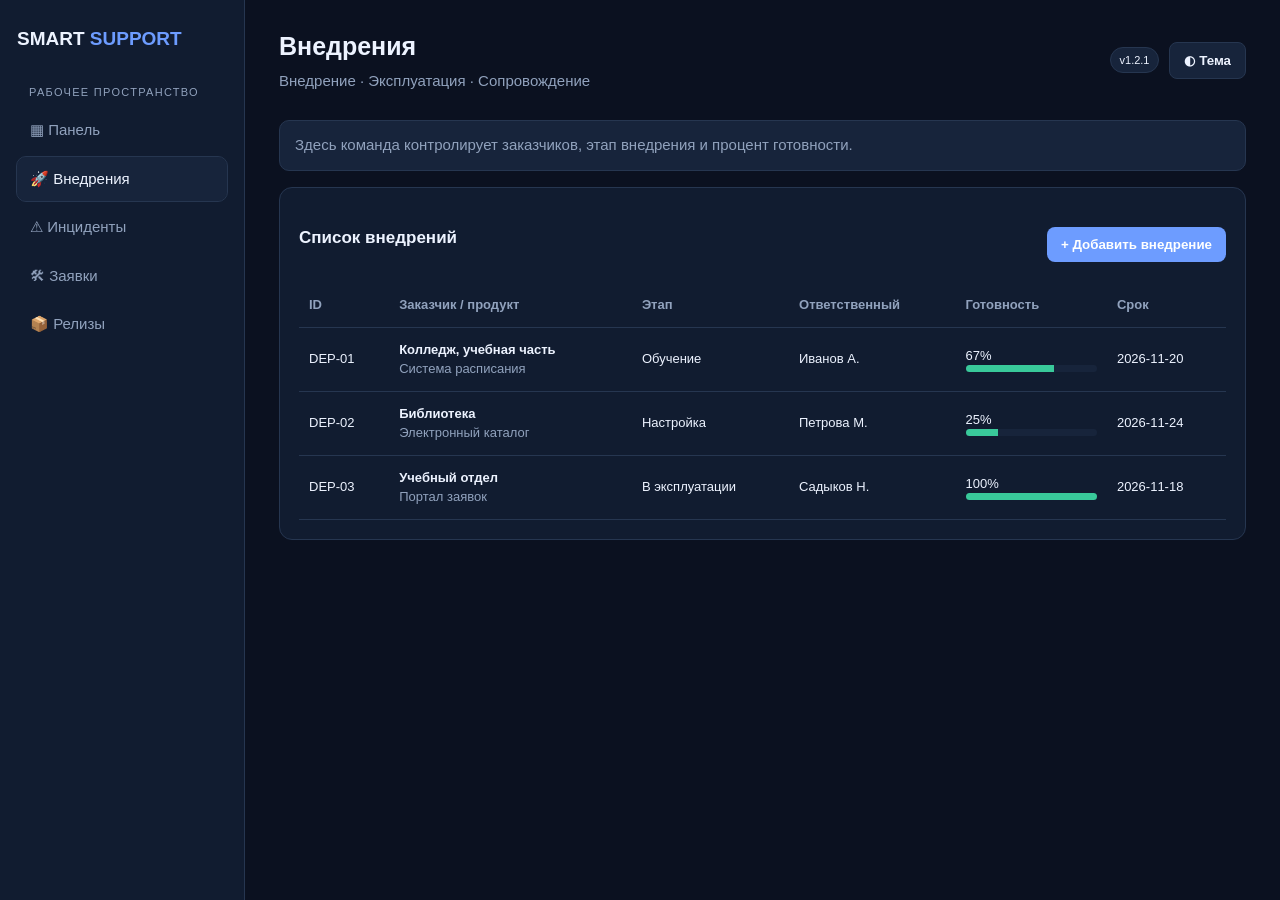
<file: deployments.html>
<!DOCTYPE html>
<html lang="ru"><head><meta charset="UTF-8"><meta name="viewport" content="width=device-width, initial-scale=1.0">
<title>Внедрения | Smart Support Hub</title><link rel="stylesheet" href="assets/css/style.css"></head>
<body><div class="app"><aside class="sidebar"><div class="brand">SMART <span>SUPPORT</span></div><div class="nav-label">Рабочее пространство</div>
<nav class="nav"><a data-page="index" href="index.html">▦ Панель</a><a data-page="deployments" href="deployments.html">🚀 Внедрения</a><a data-page="incidents" href="incidents.html">⚠ Инциденты</a><a data-page="maintenance" href="maintenance.html">🛠 Заявки</a><a data-page="releases" href="releases.html">📦 Релизы</a></nav></aside>
<main class="main"><header class="topbar"><div><h1 id="pageTitle">Внедрения</h1><p class="sub">Внедрение · Эксплуатация · Сопровождение</p></div><div class="top-actions"><span class="pill">v1.2.1</span><button class="secondary" id="themeButton">◐ Тема</button></div></header><div id="content"></div></main></div>
<script src="assets/js/data.js"></script><script src="assets/js/storage.js"></script><script src="assets/js/common.js"></script><script>setupLayout();</script><script src="assets/js/deployments.js"></script></body></html>
</file>
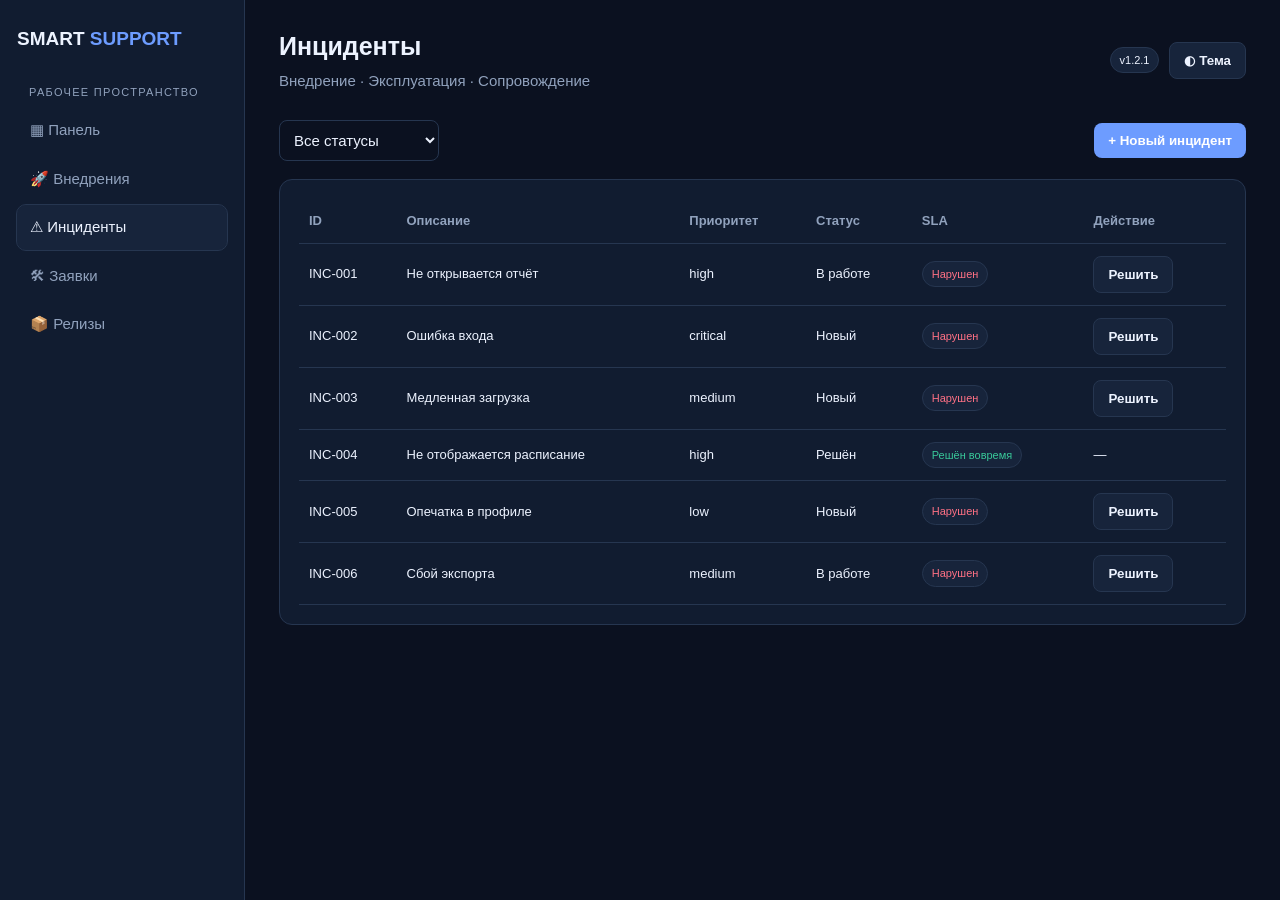
<file: incidents.html>
<!DOCTYPE html>
<html lang="ru"><head><meta charset="UTF-8"><meta name="viewport" content="width=device-width, initial-scale=1.0">
<title>Инциденты | Smart Support Hub</title><link rel="stylesheet" href="assets/css/style.css"></head>
<body><div class="app"><aside class="sidebar"><div class="brand">SMART <span>SUPPORT</span></div><div class="nav-label">Рабочее пространство</div>
<nav class="nav"><a data-page="index" href="index.html">▦ Панель</a><a data-page="deployments" href="deployments.html">🚀 Внедрения</a><a data-page="incidents" href="incidents.html">⚠ Инциденты</a><a data-page="maintenance" href="maintenance.html">🛠 Заявки</a><a data-page="releases" href="releases.html">📦 Релизы</a></nav></aside>
<main class="main"><header class="topbar"><div><h1 id="pageTitle">Инциденты</h1><p class="sub">Внедрение · Эксплуатация · Сопровождение</p></div><div class="top-actions"><span class="pill">v1.2.1</span><button class="secondary" id="themeButton">◐ Тема</button></div></header><div id="content"></div></main></div>
<script src="assets/js/data.js"></script><script src="assets/js/storage.js"></script><script src="assets/js/common.js"></script><script>setupLayout();</script><script src="assets/js/incidents.js"></script></body></html>
</file>
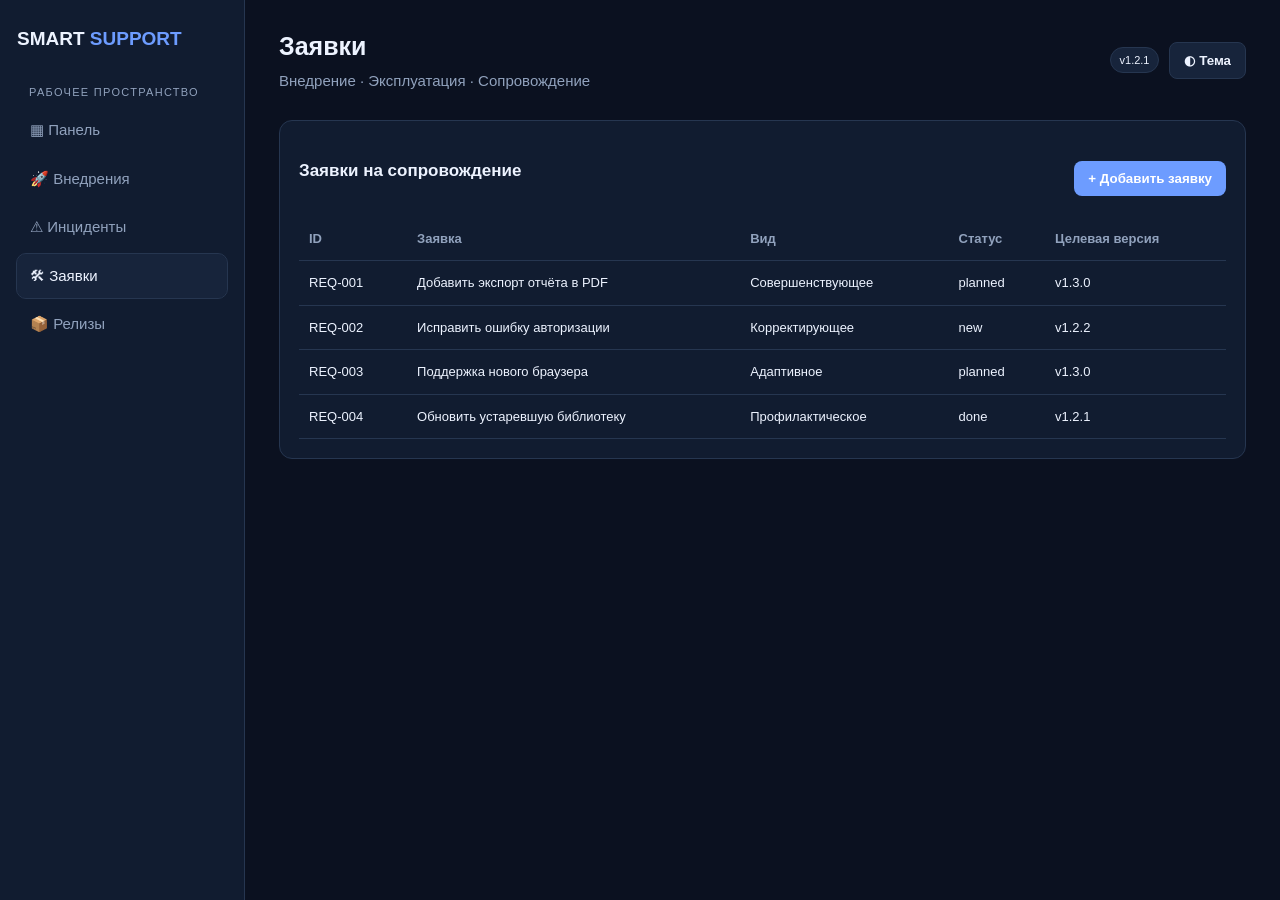
<file: maintenance.html>
<!DOCTYPE html>
<html lang="ru"><head><meta charset="UTF-8"><meta name="viewport" content="width=device-width, initial-scale=1.0">
<title>Заявки | Smart Support Hub</title><link rel="stylesheet" href="assets/css/style.css"></head>
<body><div class="app"><aside class="sidebar"><div class="brand">SMART <span>SUPPORT</span></div><div class="nav-label">Рабочее пространство</div>
<nav class="nav"><a data-page="index" href="index.html">▦ Панель</a><a data-page="deployments" href="deployments.html">🚀 Внедрения</a><a data-page="incidents" href="incidents.html">⚠ Инциденты</a><a data-page="maintenance" href="maintenance.html">🛠 Заявки</a><a data-page="releases" href="releases.html">📦 Релизы</a></nav></aside>
<main class="main"><header class="topbar"><div><h1 id="pageTitle">Заявки</h1><p class="sub">Внедрение · Эксплуатация · Сопровождение</p></div><div class="top-actions"><span class="pill">v1.2.1</span><button class="secondary" id="themeButton">◐ Тема</button></div></header><div id="content"></div></main></div>
<script src="assets/js/data.js"></script><script src="assets/js/storage.js"></script><script src="assets/js/common.js"></script><script>setupLayout();</script><script src="assets/js/maintenance.js"></script></body></html>
</file>
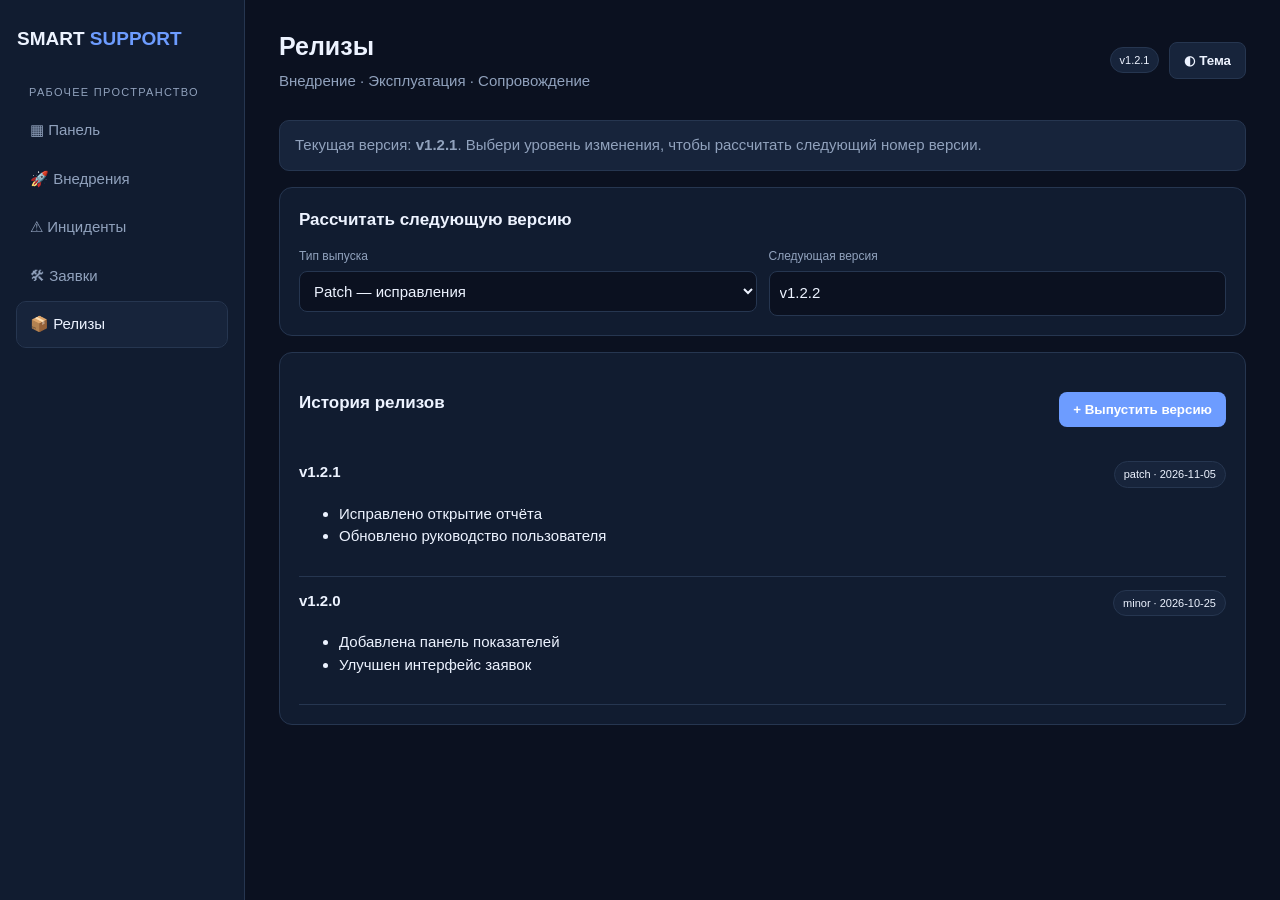
<file: releases.html>
<!DOCTYPE html>
<html lang="ru"><head><meta charset="UTF-8"><meta name="viewport" content="width=device-width, initial-scale=1.0">
<title>Релизы | Smart Support Hub</title><link rel="stylesheet" href="assets/css/style.css"></head>
<body><div class="app"><aside class="sidebar"><div class="brand">SMART <span>SUPPORT</span></div><div class="nav-label">Рабочее пространство</div>
<nav class="nav"><a data-page="index" href="index.html">▦ Панель</a><a data-page="deployments" href="deployments.html">🚀 Внедрения</a><a data-page="incidents" href="incidents.html">⚠ Инциденты</a><a data-page="maintenance" href="maintenance.html">🛠 Заявки</a><a data-page="releases" href="releases.html">📦 Релизы</a></nav></aside>
<main class="main"><header class="topbar"><div><h1 id="pageTitle">Релизы</h1><p class="sub">Внедрение · Эксплуатация · Сопровождение</p></div><div class="top-actions"><span class="pill">v1.2.1</span><button class="secondary" id="themeButton">◐ Тема</button></div></header><div id="content"></div></main></div>
<script src="assets/js/data.js"></script><script src="assets/js/storage.js"></script><script src="assets/js/common.js"></script><script>setupLayout();</script><script src="assets/js/releases.js"></script></body></html>
</file>
<file: assets/css/style.css>
:root{--bg:#0b1120;--panel:#111c30;--panel2:#17243b;--text:#edf3ff;--muted:#91a2bd;--line:#263650;--accent:#6d9cff;--green:#39c99a;--red:#ff7185;--yellow:#f2bd62}
*{box-sizing:border-box}body{margin:0;background:var(--bg);color:var(--text);font:15px/1.5 Inter,Segoe UI,Arial,sans-serif}
body.light{--bg:#f2f5fa;--panel:#fff;--panel2:#f7f9fd;--text:#172238;--muted:#63718a;--line:#dce3ee;--accent:#356fe0;--green:#168d69;--red:#d94d63;--yellow:#a66b12}
.app{display:flex;min-height:100vh}.sidebar{width:245px;background:var(--panel);border-right:1px solid var(--line);padding:25px 17px;flex-shrink:0}
.brand{font-size:19px;font-weight:800;margin:0 0 30px}.brand span{color:var(--accent)}.nav-label{font-size:11px;color:var(--muted);text-transform:uppercase;letter-spacing:1.3px;margin:20px 12px 8px}
.nav a{display:flex;gap:12px;padding:11px 13px;border-radius:9px;color:var(--muted);text-decoration:none;margin:4px 0}.nav a:hover,.nav a.active{background:var(--panel2);color:var(--text)}.nav a.active{outline:1px solid var(--line)}
.main{flex:1;min-width:0;padding:28px 34px}.topbar{display:flex;justify-content:space-between;align-items:center;gap:15px;margin-bottom:28px}.topbar h1{font-size:25px;margin:0}.sub{color:var(--muted);margin:4px 0 0}.top-actions{display:flex;align-items:center;gap:10px}
button,.btn{border:0;border-radius:8px;background:var(--accent);color:white;padding:10px 14px;font-weight:650;cursor:pointer;text-decoration:none}button.secondary,.btn.secondary{background:var(--panel2);color:var(--text);border:1px solid var(--line)}button.danger{background:#a83c50}
.grid{display:grid;grid-template-columns:repeat(4,minmax(0,1fr));gap:16px}.card{background:var(--panel);border:1px solid var(--line);border-radius:13px;padding:19px;min-width:0}.kpi-label{color:var(--muted);font-size:13px}.kpi-value{font-size:30px;font-weight:800;margin:8px 0 2px}.kpi-note{font-size:12px;color:var(--muted)}
.two-col{display:grid;grid-template-columns:1.15fr 1fr;gap:16px;margin-top:17px}.section-title{font-size:17px;font-weight:750;margin:0 0 15px}.chart-wrap{height:260px;position:relative}
.table-wrap{overflow:auto}.table{width:100%;border-collapse:collapse;min-width:650px}.table th,.table td{text-align:left;padding:12px 10px;border-bottom:1px solid var(--line);font-size:13px}.table th{color:var(--muted);font-weight:600}.pill{display:inline-block;border-radius:20px;padding:4px 9px;font-size:11px;background:var(--panel2);border:1px solid var(--line)}
.pill.green{color:var(--green)}.pill.red{color:var(--red)}.pill.yellow{color:var(--yellow)}
.toolbar{display:flex;justify-content:space-between;align-items:center;gap:12px;margin:18px 0}.toolbar input,.toolbar select,input,select,textarea{background:var(--bg);border:1px solid var(--line);color:var(--text);border-radius:8px;padding:10px;width:100%;font:inherit}
.toolbar select{width:auto;min-width:160px}.form-grid{display:grid;grid-template-columns:repeat(2,minmax(0,1fr));gap:12px}.field{display:flex;flex-direction:column;gap:6px}.field label{font-size:12px;color:var(--muted)}.form-actions{display:flex;gap:10px;margin-top:14px}
.progress{height:7px;background:var(--panel2);border-radius:10px;overflow:hidden;min-width:90px}.progress span{display:block;height:100%;background:var(--green)}
.empty{color:var(--muted);padding:20px;text-align:center}.notice{padding:13px 15px;background:var(--panel2);border:1px solid var(--line);border-radius:10px;color:var(--muted);margin-bottom:16px}
@media(max-width:1000px){.grid{grid-template-columns:repeat(2,minmax(0,1fr))}.sidebar{width:205px}.main{padding:22px}}
@media(max-width:700px){.app{display:block}.sidebar{width:100%;padding:14px}.brand{margin:0 0 10px}.nav{display:flex;overflow:auto;gap:5px}.nav-label{display:none}.nav a{white-space:nowrap;padding:9px}.main{padding:18px 14px}.topbar{align-items:flex-start}.topbar h1{font-size:21px}.two-col{grid-template-columns:1fr}.grid{gap:10px}.card{padding:14px}.kpi-value{font-size:25px}.form-grid{grid-template-columns:1fr}}
</file>
